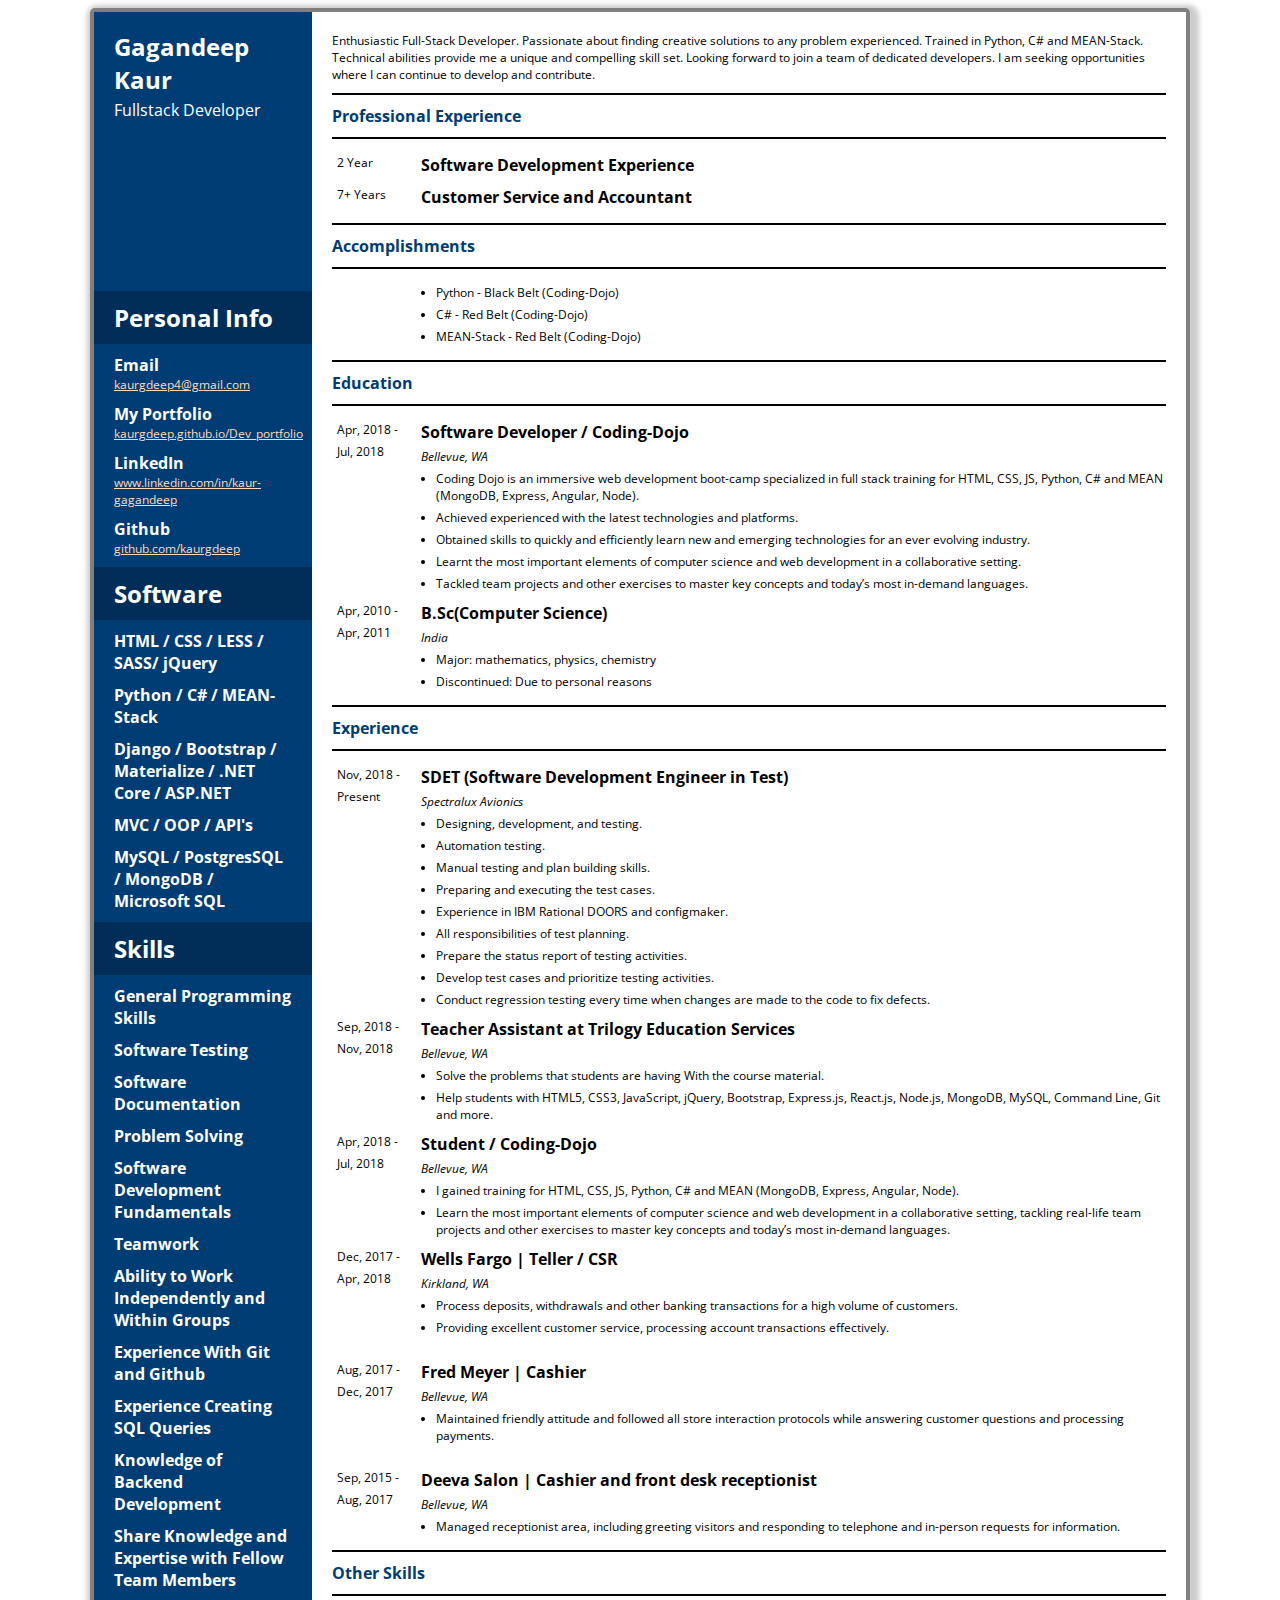
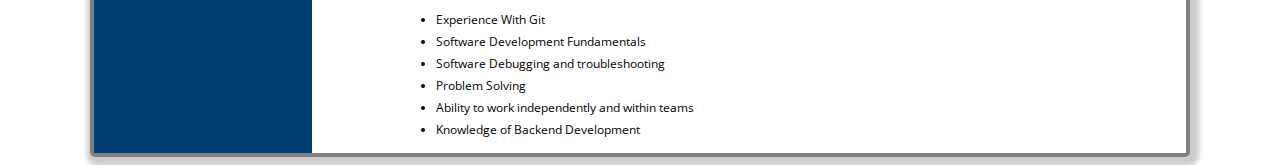
<file: index.html>
<head>
    <meta name="viewport" content="width=device-width, initial-scale=1">
    <link rel="stylesheet" type="text/css" href="style.css">
    <link href="https://fonts.googleapis.com/css?family=Open+Sans:300,300i,400,400i,600,700" rel="stylesheet">
</head>

<body>
    <div>
        <div class="resume_container">
            <div class="grid">
                <div class="header">
                    <h1 clas="name">Gagandeep Kaur</h1>
                    <p class="position">Fullstack Developer</p>
                </div>
                <div class="sidebar">
                    <div class="sidebar-title">Personal Info</div>
            
                <div class="sidebar-item">
                    <div class="sidebar-item-title">Email</div>
                    <div class="sidebar-item-subtitle">
                        <a style="color:peachpuff;" href="mailto:kaurgdeep4@gmail.com">kaurgdeep4@gmail.com</a>
                    </div>
                </div>
                <div class="sidebar-item">
                    <div class="sidebar-item-title">My Portfolio</div>
                    <div class="sidebar-item-subtitle">
                        <a style="color:peachpuff;" href="https://kaurgdeep.github.io/Dev_portfolio/">kaurgdeep.github.io/Dev_portfolio</a>
                    </div>
                </div>
                <div class="sidebar-item">
                    <div class="sidebar-item-title">LinkedIn</div>
                    <div class="sidebar-item-subtitle">
                        <a style="color:peachpuff;" href="https://www.linkedin.com/in/kaur-gagandeep/">www.linkedin.com/in/kaur-gagandeep</a>
                    </div>
                </div>
                <div class="sidebar-item">
                    <div class="sidebar-item-title">Github</div>
                    <div class="sidebar-item-subtitle">
                        <a style="color:peachpuff;" href="https://github.com/kaurgdeep">github.com/kaurgdeep</a>
                    </div>
                </div>
                <div class="sidebar-title">Software</div>
                <div class="sidebar-item">
                    <div class="sidebar-item-title">HTML / CSS / LESS / SASS/ jQuery </div>
                </div>
                <div class="sidebar-item">
                    <div class="sidebar-item-title">Python / C# / MEAN-Stack</div>
                    
                </div>
                <div class="sidebar-item">
                    <div class="sidebar-item-title">Django / Bootstrap / Materialize / .NET Core / ASP.NET</div>
                </div>
                <div class="sidebar-item">
                    <div class="sidebar-item-title">MVC / OOP / API's </div>
                </div>
                <div class="sidebar-item">
                    <div class="sidebar-item-title">MySQL / PostgresSQL / MongoDB / Microsoft SQL</div>
                </div>
                <div class="sidebar-title">Skills</div>
                <div class="sidebar-item">
                    <div class="sidebar-item-title">General Programming Skills</div>
                </div>
                <div class="sidebar-item">
                    <div class="sidebar-item-title">Software Testing</div>
                </div>
                <div class="sidebar-item">
                    <div class="sidebar-item-title">Software Documentation</div>
                </div>
                <div class="sidebar-item">
                    <div class="sidebar-item-title">Problem Solving</div>
                </div>
                <div class="sidebar-item">
                        <div class="sidebar-item-title">Software Development Fundamentals</div>
                </div>
                <div class="sidebar-item">
                    <div class="sidebar-item-title">Teamwork</div>
                </div>
                <div class="sidebar-item">
                    <div class="sidebar-item-title">Ability to Work Independently and Within Groups</div>
                </div>
                <div class="sidebar-item">
                    <div class="sidebar-item-title">Experience With Git and Github</div>
                </div>
                <div class="sidebar-item">
                    <div class="sidebar-item-title">Experience Creating SQL Queries</div>
                </div>
                <div class="sidebar-item">
                    <div class="sidebar-item-title">Knowledge of Backend Development</div>
                </div>
                <div class="sidebar-item">
                    <div class="sidebar-item-title">Share Knowledge and Expertise with Fellow Team Members</div>
                </div>
            </div>
                <div class="main">
                    <div class="description">
                        Enthusiastic Full-Stack Developer. Passionate about finding creative
                        solutions to any problem experienced.
                        Trained in Python, C# and MEAN-Stack. 
                        Technical abilities provide me a unique and
                        compelling skill set. Looking forward to join a team of dedicated developers. I am seeking opportunities where I can continue to develop and contribute.
                    </div>
                    <div class="main-item-title">Professional Experience</div>
                    <div class="experience-grid">
                        <div class="col1">
                            <div>2 Year</div>
                        </div>
                        <div class="col2">
                            <div class="col2-title">Software Development Experience</div>
                        </div>
                    </div>
                    <div class="experience-grid">
                        <div class="col1">
                            <div>7+ Years</div>
                        </div>
                        <div class="col2">
                            <div class="col2-title">Customer Service and Accountant</div>
                        </div>
                    </div>
                    <div class="main-item-title">Accomplishments</div>
                    <div class="experience-grid">
                            <div class="col1"></div>
                            <div class="col2">
                                <ul>
                                    <li>Python - Black Belt (Coding-Dojo)</li>
                                    <li>C# - Red Belt (Coding-Dojo)</li>
                                    <li>MEAN-Stack - Red Belt (Coding-Dojo)</li>
                                </ul>
                            </div>
                    </div>
                    <!-- <div class="main-item-title">Projects</div>
                    <div class="experience-grid">
                        <div class="col1"></div>
                        <div class="col2">
                            <div class="col2-title">Spark</div>
                            <ul>
                                <li>Travel app that allow users to create a unique profile and create their dream travel trips where other people can join them. </li>
                                <li>My Contributions: Login/Registration with authentication, Design, Dashboard. </li>
                                <li>Technologies used - Python, Django, PostgresSQL, Heroku, Grid, LESS</li>
                            </ul>
                        </div>
                    </div> -->
                    <div class="main-item-title">Education</div>
                    <div class="experience-grid">
                        <div class="col1">
                            <div>Apr, 2018 - </div>
                            <div>Jul, 2018</div>
                        </div>
                        <div class="col2">
                            <div class="col2-title">Software Developer / Coding-Dojo</div>
                            <div class="col2-location">Bellevue, WA</div>
                            <ul>
                                <li>Coding Dojo is an immersive web development boot-camp specialized 
                                    in full stack training for HTML, CSS, JS, Python, C# and MEAN 
                                    (MongoDB, Express, Angular, Node).
                                </li>
                                <li>Achieved experienced with the latest technologies and platforms. </li>
                                <li>Obtained skills to quickly and efficiently learn new and emerging technologies for an ever evolving industry.</li>
                                <li>Learnt the most important elements of computer science and web development in a collaborative setting.</li>
                                <li>Tackled team projects and other exercises to master key concepts and today’s most in-demand languages.</li>
                            </ul>
                        </div>
                    </div>
                    <div class="experience-grid">
                        <div class="col1">
                            <div>Apr, 2010 - </div>
                            <div>Apr, 2011</div>
                        </div>
                        <div class="col2">
                            <div class="col2-title">B.Sc(Computer Science)</div>
                            <div class="col2-location">India</div>
                            <ul>
                                <li>Major: mathematics, physics, chemistry </li>
                                <li>Discontinued: Due to personal reasons</li>
                            </ul>
                        </div>
                    </div>
                    
                    <div class="main-item-title">Experience</div>
                    <div class="experience-grid">
                        <div class="col1">
                            <div>Nov, 2018 - </div>
                            <div>Present</div>
                        </div>
                        <div class="col2">
                            <div class="col2-title">SDET (Software Development Engineer in Test)</div>
                            <div class="col2-location">Spectralux Avionics</div>
                            <ul>
                                <li>Designing, development, and testing. </li>
                                <li>Automation testing.</li>
                                <li>Manual testing and plan building skills.</li>
                                <li>Preparing and executing the test cases.</li>
                                <li>Experience in IBM Rational DOORS and configmaker.</li>
                                <li>All responsibilities of test planning.</li>
                                <li>Prepare the status report of testing activities.</li>
                                <li>Develop test cases and prioritize testing activities.</li>
                                <li>Conduct regression testing every time when changes are made to the code to fix defects.</li>
                            </ul>
                        </div>
                    </div>
                    <div class="experience-grid">
                        <div class="col1">
                            <div>Sep, 2018 - </div>
                            <div>Nov, 2018</div>
                        </div>
                        <div class="col2">
                            <div class="col2-title">Teacher Assistant at Trilogy Education Services</div>
                            <div class="col2-location">Bellevue, WA</div>
                            <ul>
                                <li>Solve the problems that students are having With the course material.</li>
                                <li>Help students with HTML5, CSS3, JavaScript, jQuery, Bootstrap, Express.js, React.js, Node.js, 
                                    MongoDB, MySQL, Command Line, Git and more. 
                                </li>
                            </ul>
                        </div>
                    </div>
                    <div class="experience-grid">
                        <div class="col1">
                            <div>Apr, 2018 - </div>
                            <div>Jul, 2018</div>
                        </div>
                        <div class="col2">
                            <div class="col2-title">Student / Coding-Dojo</div>
                            <div class="col2-location">Bellevue, WA</div>
                            <ul>
                                <li>I gained training for HTML, CSS, JS, Python, C# and MEAN (MongoDB, Express, Angular, Node). </li>
                                <li> Learn the most important elements of computer science and web development in a collaborative setting,
                                    tackling real-life team projects and other exercises to master key concepts and
                                    today’s most in-demand languages. </li>
                            </ul>
                        </div>
                    </div>
                    <div class="experience-grid">
                        <div class="col1">
                            <div>Dec, 2017 - </div>
                            <div>Apr, 2018</div>
                        </div>
                        <div class="col2">
                            <div class="col2-title">Wells Fargo | Teller / CSR</div>
                            <div class="col2-location">Kirkland, WA</div>
                            <ul>
                                <li>Process deposits, withdrawals and other banking transactions for a high volume of customers. </li>
                                <li>Providing excellent customer service, processing account transactions effectively.</li>
                            </ul>
                        </div>
                    </div>
                    <div style="margin-top:15px" class="experience-grid">
                        <div class="col1">
                            <div>Aug, 2017 - </div>
                            <div>Dec, 2017</div>
                        </div>
                        <div class="col2">
                            <div class="col2-title">Fred Meyer | Cashier</div>
                            <div class="col2-location">Bellevue, WA</div>
                            <ul>
                                <li>Maintained friendly attitude and followed all store interaction
                                    protocols while answering customer questions and processing payments.
                                </li>
                            </ul>
                        </div>
                    </div>
                    <div style="margin-top:15px" class="experience-grid">
                        <div class="col1">
                            <div>Sep, 2015 - </div>
                            <div>Aug, 2017</div>
                        </div>
                        <div class="col2">
                            <div class="col2-title">Deeva Salon | Cashier and front desk receptionist</div>
                            <div class="col2-location">Bellevue, WA</div>
                            <ul>
                                <li>Managed receptionist area, including greeting
                                    visitors and responding to telephone and in-person requests for information. 
                                </li>
                            </ul>
                        </div>
                    </div>
                    <!-- <div style="margin-top:15px" class="experience-grid">
                        <div class="col1">
                            <div>Jun, 2011 - </div>
                            <div>Jul, 2015</div>
                        </div>
                        <div class="col2">
                            <div class="col2-title">Skoulakis-Concord Premium Meats | Accountant and machine operator(Closed) </div>
                            <div class="col2-location">QC, Canada</div>
                            <ul>
                                <li>Maintained friendly attitude and followed all store interaction
                                    protocols while answering customer questions and processing payments. 
                                </li>
                            </ul>
                        </div>
                    </div> -->
                    
                    <div class="main-item-title">Other Skills</div>
                    <div class="experience-grid">
                        <div class="col2">
                            <ul>    
                                <li>Experience With Git</li>   
                                <li>Software Development Fundamentals</li>
                                <li>Software Debugging and troubleshooting</li>
                                <li>Problem Solving</li>
                                <li>Ability to work independently and within teams</li>
                                <li>Knowledge of Backend Development</li>
                            </ul>
                        </div>
                    </div>
                    
                </div>
            </div>
        </div>
</body>
</file>
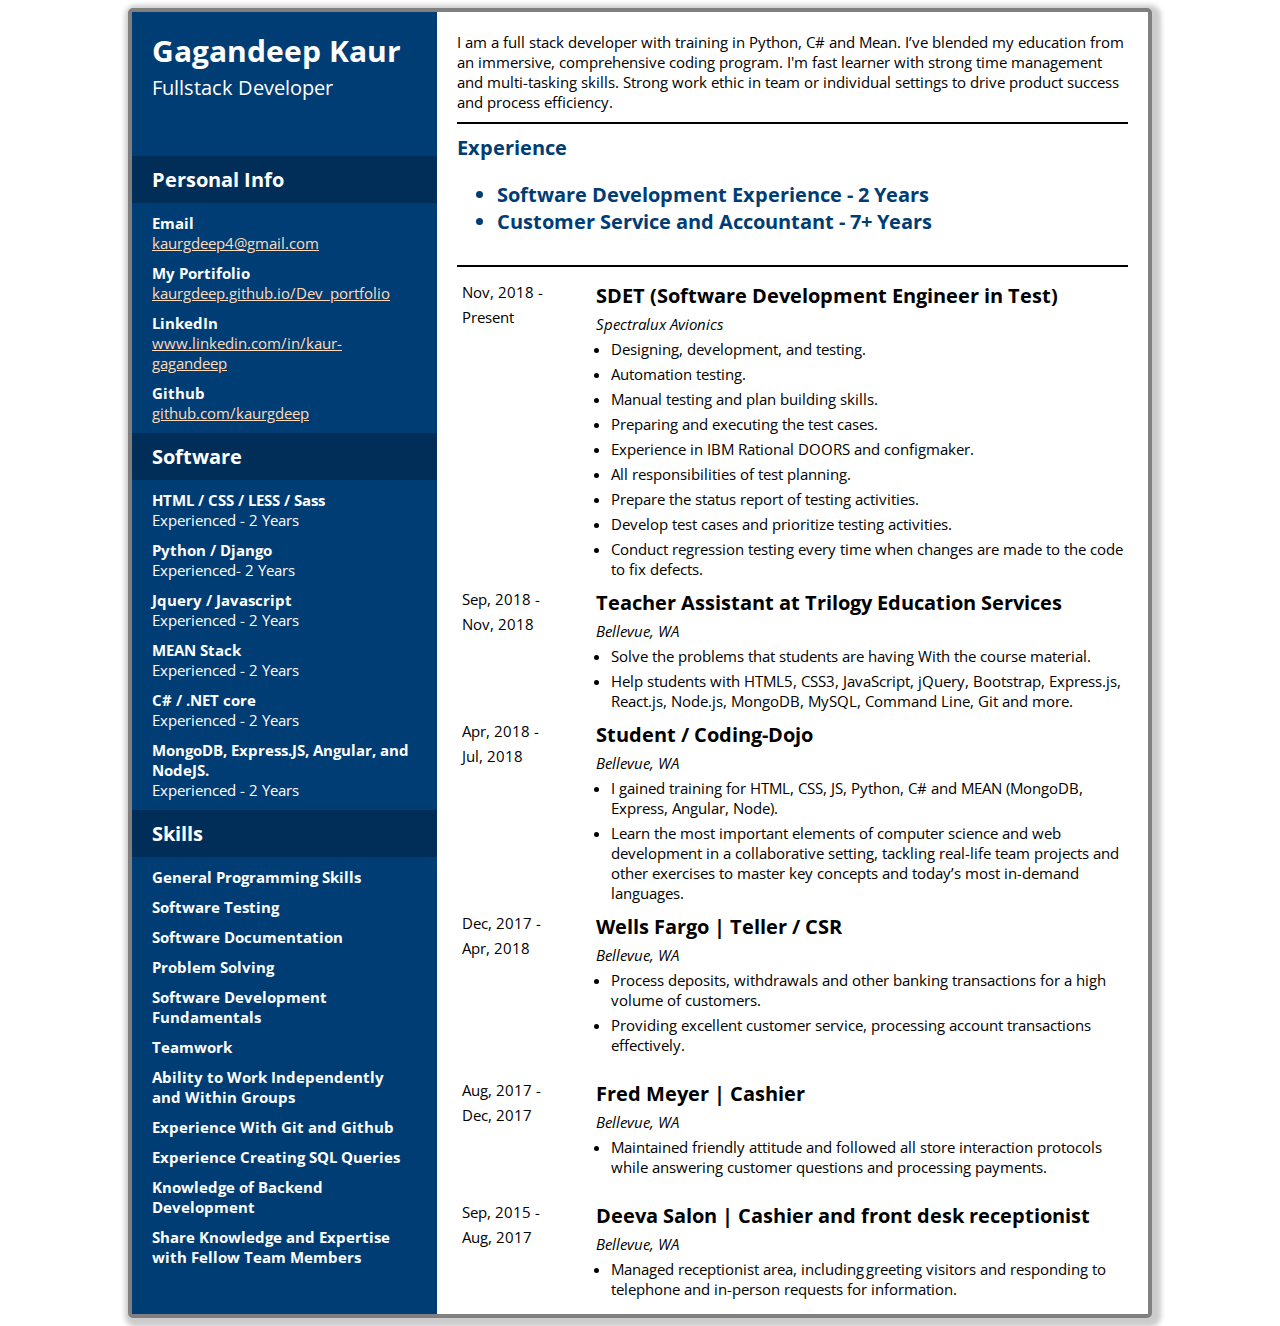
<file: Desktop/resume/index.html>
<head>
    <meta name="viewport" content="width=device-width, initial-scale=1">
    <link rel="stylesheet" type="text/css" href="style.css">
    <link href="https://fonts.googleapis.com/css?family=Open+Sans:300,300i,400,400i,600,700" rel="stylesheet">
</head>

<body>
    <div>
        <div class="resume_container">
            <div class="grid">
                <div class="header">
                    <h1 clas="name">Gagandeep Kaur</h1>
                    <p class="position">Fullstack Developer</p>
                </div>
                <div class="sidebar">
                    <div class="sidebar-title">Personal Info</div>
                <!-- <div class="sidebar-item">
                    <div class="sidebar-item-title">Address</div>
                    <div class="sidebar-item-subtitle">1820 154th Ave NE</div>
                </div> -->
                <div class="sidebar-item">
                    <div class="sidebar-item-title">Email</div>
                    <div class="sidebar-item-subtitle">
                        <a style="color:peachpuff;" href="mailto:cartersteinhoff@gmail.com">kaurgdeep4@gmail.com</a>
                    </div>
                </div>
                <div class="sidebar-item">
                    <div class="sidebar-item-title">My Portifolio</div>
                    <div class="sidebar-item-subtitle">
                        <a style="color:peachpuff;" href="https://kaurgdeep.github.io/Dev_portfolio/">kaurgdeep.github.io/Dev_portfolio</a>
                    </div>
                </div>
                <div class="sidebar-item">
                    <div class="sidebar-item-title">LinkedIn</div>
                    <div class="sidebar-item-subtitle">
                        <a style="color:peachpuff;" href="https://www.linkedin.com/in/kaur-gagandeep/">www.linkedin.com/in/kaur-gagandeep</a>
                    </div>
                </div>
                <div class="sidebar-item">
                    <div class="sidebar-item-title">Github</div>
                    <div class="sidebar-item-subtitle">
                        <a style="color:peachpuff;" href="https://github.com/kaurgdeep">github.com/kaurgdeep</a>
                    </div>
                </div>
                <div class="sidebar-title">Software</div>
                <div class="sidebar-item">
                    <div class="sidebar-item-title">HTML / CSS / LESS / Sass </div>
                    <div class="sidebar-item-subtitle">Experienced - 2 Years </div>
                </div>
                <div class="sidebar-item">
                    <div class="sidebar-item-title">Python / Django</div>
                    <div class="sidebar-item-subtitle">Experienced- 2 Years</div>
                </div>
                <div class="sidebar-item">
                    <div class="sidebar-item-title">Jquery / Javascript </div>
                    <div class="sidebar-item-subtitle">Experienced - 2 Years </div>
                </div>
                <div class="sidebar-item">
                    <div class="sidebar-item-title">MEAN Stack </div>
                    <div class="sidebar-item-subtitle">Experienced - 2 Years</div>
                </div>
                <div class="sidebar-item">
                    <div class="sidebar-item-title">C# / .NET core </div>
                    <div class="sidebar-item-subtitle">Experienced - 2 Years</div>
                </div>
                <div class="sidebar-item">
                    <div class="sidebar-item-title">MongoDB, Express.JS, Angular, and NodeJS. </div>
                    <div class="sidebar-item-subtitle">Experienced - 2 Years</div>
                </div>
                <div class="sidebar-title">Skills</div>
                <div class="sidebar-item">
                    <div class="sidebar-item-title">General Programming Skills</div>
                    <!-- <div class="sidebar-item-subtitle">Experienced - 2.5 Years </div> -->
                </div>
                <div class="sidebar-item">
                    <div class="sidebar-item-title">Software Testing</div>
                    <!-- <div class="sidebar-item-subtitle">Experienced - 2 Years </div> -->
                </div>
                <div class="sidebar-item">
                    <div class="sidebar-item-title">Software Documentation</div>
                    <!-- <div class="sidebar-item-subtitle">Proficient - 5 Months</div> -->
                </div>
                <div class="sidebar-item">
                    <div class="sidebar-item-title">Problem Solving</div>
                </div>
                <div class="sidebar-item">
                        <div class="sidebar-item-title">Software Development Fundamentals</div>
                </div>
                <div class="sidebar-item">
                    <div class="sidebar-item-title">Teamwork</div>
                </div>
                <div class="sidebar-item">
                    <div class="sidebar-item-title">Ability to Work Independently and Within Groups</div>
                </div>
                <div class="sidebar-item">
                    <div class="sidebar-item-title">Experience With Git and Github</div>
                </div>
                <div class="sidebar-item">
                    <div class="sidebar-item-title">Experience Creating SQL Queries</div>
                </div>
                <div class="sidebar-item">
                    <div class="sidebar-item-title">Knowledge of Backend Development</div>
                </div>
                <div class="sidebar-item">
                    <div class="sidebar-item-title">Share Knowledge and Expertise with Fellow Team Members</div>
                </div>
            </div>
                <div class="main">
                    <div class="description">
                        I am a full stack developer with training in Python, C# and Mean. 
                        I’ve blended my education from an immersive, comprehensive coding program. 
                        I'm fast learner with strong time management and multi-tasking skills.
                        Strong work ethic in team or individual settings to drive product success and process efficiency. 
                    </div>
                    <div class="main-item-title">Experience 
                        <ul>
                            <li>Software Development Experience - 2 Years</li>
                            <li>Customer Service and Accountant -  7+ Years </li>
                        </ul>
                    </div>
                    <div class="experience-grid">
                        <div class="col1">
                            <div>Nov, 2018 - </div>
                            <div>Present</div>
                        </div>
                        <div class="col2">
                            <div class="col2-title">SDET (Software Development Engineer in Test)</div>
                            <div class="col2-location">Spectralux Avionics</div>
                            <ul>
                                <li>Designing, development, and testing. </li>
                                <li>Automation testing.</li>
                                <li>Manual testing and plan building skills.</li>
                                <li>Preparing and executing the test cases.</li>
                                <li>Experience in IBM Rational DOORS and configmaker.</li>
                                <li>All responsibilities of test planning.</li>
                                <li>Prepare the status report of testing activities.</li>
                                <li>Develop test cases and prioritize testing activities.</li>
                                <li>Conduct regression testing every time when changes are made to the code to fix defects.</li>
                            </ul>
                        </div>
                    </div>
                    <div class="experience-grid">
                        <div class="col1">
                            <div>Sep, 2018 - </div>
                            <div>Nov, 2018</div>
                        </div>
                        <div class="col2">
                            <div class="col2-title">Teacher Assistant at Trilogy Education Services</div>
                            <div class="col2-location">Bellevue, WA</div>
                            <ul>
                                <li>Solve the problems that students are having With the course material.</li>
                                <li>Help students with HTML5, CSS3, JavaScript, jQuery, Bootstrap, Express.js, React.js, Node.js, 
                                    MongoDB, MySQL, Command Line, Git and more. 
                                </li>
                            </ul>
                        </div>
                    </div>
                    <div class="experience-grid">
                        <div class="col1">
                            <div>Apr, 2018 - </div>
                            <div>Jul, 2018</div>
                        </div>
                        <div class="col2">
                            <div class="col2-title">Student / Coding-Dojo</div>
                            <div class="col2-location">Bellevue, WA</div>
                            <ul>
                                <li>I gained training for HTML, CSS, JS, Python, C# and MEAN (MongoDB, Express, Angular, Node). </li>
                                <li> Learn the most important elements of computer science and web development in a collaborative setting,
                                    tackling real-life team projects and other exercises to master key concepts and
                                    today’s most in-demand languages. </li>
                            </ul>
                        </div>
                    </div>
                    <div class="experience-grid">
                        <div class="col1">
                            <div>Dec, 2017 - </div>
                            <div>Apr, 2018</div>
                        </div>
                        <div class="col2">
                            <div class="col2-title">Wells Fargo | Teller / CSR</div>
                            <div class="col2-location">Bellevue, WA</div>
                            <ul>
                                <li>Process deposits, withdrawals and other banking transactions for a high volume of customers. </li>
                                <li>Providing excellent customer service, processing account transactions effectively.</li>
                            </ul>
                        </div>
                    </div>
                    <div style="margin-top:15px" class="experience-grid">
                            <div class="col1">
                                <div>Aug, 2017 - </div>
                                <div>Dec, 2017</div>
                            </div>
                            <div class="col2">
                                <div class="col2-title">Fred Meyer | Cashier</div>
                                <div class="col2-location">Bellevue, WA</div>
                                <ul>
                                    <li>Maintained friendly attitude and followed all store interaction
                                        protocols while answering customer questions and processing payments.
                                    </li>
                                </ul>
                            </div>
                        </div>
                    <div style="margin-top:15px" class="experience-grid">
                        <div class="col1">
                            <div>Sep, 2015 - </div>
                            <div>Aug, 2017</div>
                        </div>
                        <div class="col2">
                            <div class="col2-title">Deeva Salon | Cashier and front desk receptionist</div>
                            <div class="col2-location">Bellevue, WA</div>
                            <ul>
                                <li>Managed receptionist area, including greeting
                                    visitors and responding to telephone and in-person requests for information. 
                                </li>
                            </ul>
                        </div>
                    </div>
                    <!-- <div style="margin-top:15px" class="experience-grid">
                        <div class="col1">
                            <div>Jun, 2011 - </div>
                            <div>Jul, 2015</div>
                        </div>
                        <div class="col2">
                            <div class="col2-title">Skoulakis-Concord Premium Meats | Accountant and machine operator(Closed) </div>
                            <div class="col2-location">QC, Canada</div>
                            <ul>
                                <li>Maintained friendly attitude and followed all store interaction
                                    protocols while answering customer questions and processing payments. 
                                </li>
                            </ul>
                        </div>
                    </div> -->
                    <!-- <div class="main-item-title">Education</div>
                    <div class="experience-grid">
                        <div class="col1">
                            <div>Apr, 2018 - </div>
                            <div>Jul, 2018</div>
                        </div>
                        <div class="col2">
                            <div class="col2-title">Web Developer / Coding-Dojo</div>
                            <div class="col2-location">Bellevue, WA</div>
                            <p style="font-size: 15px;">Coding Dojo is an immersive web development bootcamp specialized in full stack
                                training for HTML, CSS, JS, Python, C# and MEAN (MongoDB, Express, Angular, Node). 
                                Coding Dojo trains students to be highly competitive with the latest technologies and 
                                equips them with the skills to quickly and 
                                efficiently learn new and emerging technologies for an ever evolving industry.
                            </p>
                        </div>
                    </div> -->
                    
                </div>
            </div>
        </div>
    </div>
</body>
</file>
<file: style.css>
/*----------------------- Mixins ------------------------------ */
.margin_reset {
  margin: 3px 0;
}
/*----------------------- Container Styles ------------------------------ */
.resume_container h1 {
  margin: 3px 0;
}
.resume_container p {
  margin: 3px 0;
}
* {
  box-sizing: border-box;
}
/*----------------------- Grid Styles ------------------------------ */
.grid {
  max-width: 1100px;
  margin: 0 auto;
  background-color: red;
  font-size: 50%;
  font-family: 'Open Sans', sans-serif;
  border: 4px solid grey;
  border-radius: 5px;
  color: white;
  box-shadow: 3px 3px 5px 6px #ccc;
  box-sizing: border-box;
  display: grid;
  grid-template-areas: "header" "main" "sidebar";
  grid-template-rows: auto;
}
.experience-grid {
  display: grid;
  grid-template-areas: "col1" "col2";
}
/*----------------------- Header Styles ------------------------------ */
.header {
  grid-area: header;
  background-color: #003d74;
  padding: 15px 20px;
}
.header h1 {
  font-size: 3em;
}
.header p {
  font-size: 2em;
}
/*----------------------- Sidebar Styles ------------------------------ */
.sidebar {
  grid-area: sidebar;
  background-color: #003d74;
}
.sidebar .sidebar-title {
  padding: 10px;
  background-color: #002e58;
  padding: 10px 20px;
  font-size: 3em;
  font-weight: bold;
}
.sidebar .sidebar-item {
  margin: 10px 20px;
}
.sidebar .sidebar-item-title {
  font-size: 2em;
  font-weight: bold;
}
.sidebar .sidebar-item-subtitle {
  font-size: 1.5em;
}
/*----------------------- Main Styles ------------------------------ */
.main {
  color: black;
  grid-area: main;
  background-color: white;
  padding: 10px 20px;
}
.main .description {
  font-size: 1.5em;
  margin: 10px 0;
}
.main .main-item-title {
  font-size: 2em;
  padding: 10px 0;
  margin: 10px 0px;
  border-top: 2px solid black;
  border-bottom: 2px solid black;
  color: #003d74;
  font-weight: bold;
}
.main .col1 {
  font-size: 1.5em;
  grid-area: col1;
}
.main .col1 div {
  margin: 5px;
}
.main .col2 {
  grid-area: col2;
}
.main .col2 .col2-title {
  font-weight: bold;
  font-size: 2em;
}
.main .col2 .col2-location {
  font-size: 1.5em;
  font-style: italic;
}
.main .col2 div {
  margin: 5px;
}
.main .col2 ul {
  font-size: 1.5em;
  padding: 0;
  margin: 0 0 0 20px ;
}
.main .col2 li {
  margin: 5px 0;
}
/*----------------------- Media Queries ------------------------------ */
/*----------------------- Media Queries ------------------------------ */
@media only screen and (min-width: 800px) {
  .grid {
    grid-template-columns: 20% 80%;
    grid-template-areas: "header main" "sidebar main";
  }
  .experience-grid {
    grid-template-columns: 10% 90%;
    grid-template-areas: "col1 col2";
  }
}
</file>
<file: Desktop/resume/style.css>
/*----------------------- Mixins ------------------------------ */
.margin_reset {
  margin: 3px 0;
}
/*----------------------- Container Styles ------------------------------ */
.resume_container h1 {
  margin: 3px 0;
}
.resume_container p {
  margin: 3px 0;
}
* {
  box-sizing: border-box;
}
/*----------------------- Grid Styles ------------------------------ */
.grid {
  max-width: 1024px;
  margin: 0 auto;
  background-color: red;
  font-size: 62.5%;
  font-family: 'Open Sans', sans-serif;
  border: 4px solid grey;
  border-radius: 5px;
  color: white;
  box-shadow: 3px 3px 5px 6px #ccc;
  box-sizing: border-box;
  display: grid;
  grid-template-areas: "header" "main" "sidebar";
  grid-template-rows: auto;
}
.experience-grid {
  display: grid;
  grid-template-areas: "col1" "col2";
}
/*----------------------- Header Styles ------------------------------ */
.header {
  grid-area: header;
  background-color: #003d74;
  padding: 15px 20px;
}
.header h1 {
  font-size: 3em;
}
.header p {
  font-size: 2em;
}
/*----------------------- Sidebar Styles ------------------------------ */
.sidebar {
  grid-area: sidebar;
  background-color: #003d74;
}
.sidebar .sidebar-title {
  padding: 10px;
  background-color: #002e58;
  padding: 10px 20px;
  font-size: 2em;
  font-weight: bold;
}
.sidebar .sidebar-item {
  margin: 10px 20px;
}
.sidebar .sidebar-item-title {
  font-size: 1.5em;
  font-weight: bold;
}
.sidebar .sidebar-item-subtitle {
  font-size: 1.5em;
}
/*----------------------- Main Styles ------------------------------ */
.main {
  color: black;
  grid-area: main;
  background-color: white;
  padding: 10px 20px;
}
.main .description {
  font-size: 1.5em;
  margin: 10px 0;
}
.main .main-item-title {
  font-size: 2em;
  padding: 10px 0;
  margin: 10px 0px;
  border-top: 2px solid black;
  border-bottom: 2px solid black;
  color: #003d74;
  font-weight: bold;
}
.main .col1 {
  font-size: 1.5em;
  grid-area: col1;
}
.main .col1 div {
  margin: 5px;
}
.main .col2 {
  grid-area: col2;
}
.main .col2 .col2-title {
  font-weight: bold;
  font-size: 2em;
}
.main .col2 .col2-location {
  font-size: 1.5em;
  font-style: italic;
}
.main .col2 div {
  margin: 5px;
}
.main .col2 ul {
  font-size: 1.5em;
  padding: 0;
  margin: 0 0 0 20px ;
}
.main .col2 li {
  margin: 5px 0;
}
/*----------------------- Media Queries ------------------------------ */
/*----------------------- Media Queries ------------------------------ */
@media only screen and (min-width: 800px) {
  .grid {
    grid-template-columns: 30% 70%;
    grid-template-areas: "header main" "sidebar main";
  }
  .experience-grid {
    grid-template-columns: 20% 80%;
    grid-template-areas: "col1 col2";
  }
}
</file>
